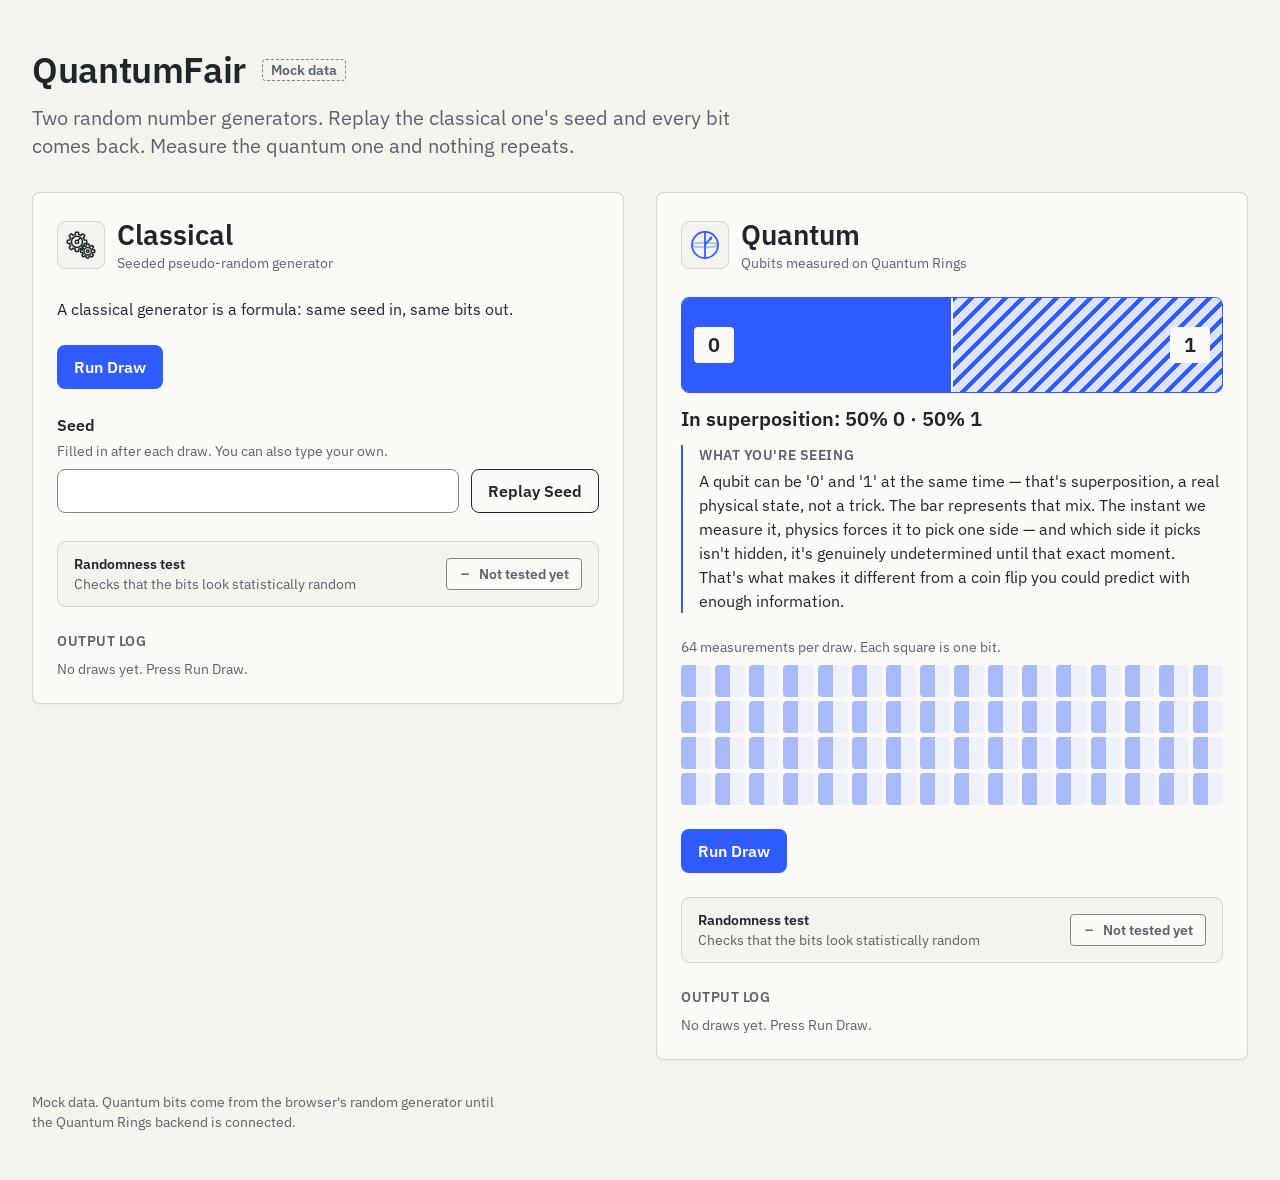
<file: index.html>
<!doctype html>
<html lang="en">
  <head>
    <meta charset="utf-8" />
    <meta name="viewport" content="width=device-width, initial-scale=1" />
    <title>QuantumFair</title>
    <meta
      name="description"
      content="Watch a classical random generator get predicted by replaying its seed, then watch a quantum generator resist the same trick."
    />
    <link rel="preconnect" href="https://fonts.googleapis.com" />
    <link rel="preconnect" href="https://fonts.gstatic.com" crossorigin />
    <link
      rel="stylesheet"
      href="https://fonts.googleapis.com/css2?family=IBM+Plex+Mono:wght@400&family=IBM+Plex+Sans:wght@400;600&display=swap"
    />
    <link rel="stylesheet" href="styles.css" />
    <script defer src="js/mock.js"></script>
    <script defer src="js/api.js"></script>
    <script defer src="js/visualizer.js"></script>
    <script defer src="js/app.js"></script>
  </head>
  <body>
    <header class="site-header wrap">
      <div class="title-row">
        <h1>QuantumFair</h1>
        <span class="mode-tag" id="mode-tag" hidden>Mock data</span>
      </div>
      <p class="lede">
        Two random number generators. Replay the classical one's seed and every bit comes back. Measure the
        quantum one and nothing repeats.
      </p>
    </header>

    <main class="wrap panels">
      <!-- ============ Classical ============ -->
      <section class="panel panel--classical" id="c-panel" aria-labelledby="c-title">
        <div class="panel-head">
          <span class="panel-icon"><svg xmlns="http://www.w3.org/2000/svg" viewBox="0 0 1024 1024" fill="none" stroke="currentColor" stroke-width="1.5" stroke-linecap="round" stroke-linejoin="round" aria-hidden="true" focusable="false">
  <g>
    <path d="M350 100 H419 Q433 100 434 115 L437 174 Q477 183 512 205 L558 160 Q570 148 582 160 L630 208 Q641 220 630 233 L588 280 Q611 315 618 356 L679 357 Q695 357 695 374 V443 Q695 459 679 460 L618 462 Q612 493 597 521 L553 564 Q546 571 552 579 L581 614 Q566 637 558 663 L507 617 Q473 638 437 645 L434 701 Q434 719 418 719 H350 Q335 719 335 703 L332 645 Q290 636 256 614 L211 655 Q200 666 188 654 L141 606 Q130 595 141 582 L180 536 Q158 501 150 459 L90 458 Q73 458 73 442 V374 Q73 358 90 357 L150 355 Q159 314 181 280 L140 234 Q130 222 141 210 L188 162 Q200 150 212 162 L256 205 Q291 184 332 174 L336 115 Q337 100 350 100 Z" vector-effect="non-scaling-stroke" />
    <circle cx="382" cy="410" r="178" vector-effect="non-scaling-stroke" />
    <circle cx="382" cy="412" r="55" vector-effect="non-scaling-stroke" />
    <path d="M430 351 L485 290" vector-effect="non-scaling-stroke" />
  </g>
  <g>
    <path d="M701 482 H754 Q770 482 771 498 L773 537 Q797 545 816 556 L850 529 Q862 519 873 530 L906 563 Q917 574 908 586 L878 622 Q889 642 894 664 L935 666 Q951 666 951 682 V736 Q951 752 935 753 L893 755 Q886 780 875 798 L904 832 Q915 844 903 855 L869 888 Q858 898 846 889 L815 861 Q794 873 769 879 L768 914 Q767 930 752 930 H702 Q685 930 684 914 L683 879 Q657 872 635 860 L604 889 Q592 899 580 888 L547 854 Q536 843 546 831 L576 797 Q564 777 558 753 L513 753 Q496 753 496 737 V685 Q496 667 513 666 L558 664 Q565 636 582 614 L553 579 Q547 572 553 566 L587 533 Q598 524 609 534 L640 556 Q661 544 683 537 L684 499 Q685 482 701 482 Z" vector-effect="non-scaling-stroke" />
    <circle cx="726" cy="712" r="119" vector-effect="non-scaling-stroke" />
    <circle cx="726" cy="712" r="42" vector-effect="non-scaling-stroke" />
  </g>
</svg></span>
          <div>
            <h2 id="c-title">Classical</h2>
            <p class="panel-sub">Seeded pseudo-random generator</p>
          </div>
        </div>

        <p class="caption">A classical generator is a formula: same seed in, same bits out.</p>

        <div class="controls">
          <button class="btn btn--primary" id="c-run" type="button" data-action>
            <span class="spinner" aria-hidden="true"></span>
            <span class="btn-label">Run Draw</span>
          </button>
        </div>

        <form class="seed-form" id="c-seed-form" novalidate>
          <label for="c-seed">Seed</label>
          <p class="field-hint" id="c-seed-hint">Filled in after each draw. You can also type your own.</p>
          <div class="field-row">
            <input
              id="c-seed"
              name="seed"
              type="text"
              inputmode="numeric"
              autocomplete="off"
              spellcheck="false"
              aria-describedby="c-seed-hint c-seed-error"
            />
            <button class="btn btn--secondary" id="c-replay" type="submit" data-action>
              <span class="spinner" aria-hidden="true"></span>
              <span class="btn-label">Replay Seed</span>
            </button>
          </div>
          <p class="field-error" id="c-seed-error" aria-live="polite"></p>
        </form>

        <div class="panel-error" id="c-error" hidden>
          <p id="c-error-text"></p>
          <code id="c-error-detail"></code>
          <button class="btn btn--secondary" id="c-retry" type="button">
            <span class="btn-label">Retry Draw</span>
          </button>
        </div>

        <div class="stat" id="c-stat" data-state="idle">
          <span class="stat-name">
            Randomness test
            <small>Checks that the bits look statistically random</small>
          </span>
          <span class="stat-result" aria-live="polite">
            <span class="stat-spinner" aria-hidden="true"></span>
            <span class="stat-glyph" aria-hidden="true">&ndash;</span>
            <span class="stat-text">Not tested yet</span>
          </span>
        </div>

        <section class="log" aria-labelledby="c-log-title">
          <h3 class="section-label" id="c-log-title">Output log</h3>
          <p class="log-empty" id="c-log-empty">No draws yet. Press Run Draw.</p>
          <ol class="log-list" id="c-log" tabindex="0" aria-label="Classical output log, newest first" hidden></ol>
        </section>

        <p class="sr-only" id="c-status" role="status"></p>
      </section>

      <!-- ============ Quantum ============ -->
      <section class="panel panel--quantum" id="q-panel" aria-labelledby="q-title">
        <div class="panel-head">
          <span class="panel-icon"><svg xmlns="http://www.w3.org/2000/svg" viewBox="0 0 1024 1024" aria-hidden="true" focusable="false">
  <g fill="none" stroke="currentColor" stroke-width="1.75" stroke-linecap="round" stroke-linejoin="round">
    <circle cx="512" cy="512" r="418" vector-effect="non-scaling-stroke" />
    <ellipse cx="512" cy="512" rx="418" ry="78" stroke-opacity="0.35" vector-effect="non-scaling-stroke" />
    <path d="M512 94V930" vector-effect="non-scaling-stroke" />
    <path d="M512 512 717 270M670 291 717 270 705 319" vector-effect="non-scaling-stroke" />
  </g>
</svg></span>
          <div>
            <h2 id="q-title">Quantum</h2>
            <p class="panel-sub">Qubits measured on Quantum Rings</p>
          </div>
        </div>

        <figure class="qviz" id="qviz" data-state="superposition">
          <div class="qviz-bar" aria-hidden="true">
            <div class="qviz-mix">
              <div class="qviz-half qviz-half--0"></div>
              <div class="qviz-half qviz-half--1"></div>
              <div class="qviz-divider"></div>
            </div>
            <div class="qviz-flash"></div>
            <span class="qviz-label qviz-label--0">0</span>
            <span class="qviz-label qviz-label--1">1</span>
          </div>
          <p class="qviz-state" id="q-state">In superposition: 50% 0 &middot; 50% 1</p>
          <figcaption class="explainer">
            <span class="section-label">What you're seeing</span>
            <p>
              A qubit can be '0' and '1' at the same time — that's superposition, a real physical state, not a
              trick. The bar represents that mix. The instant we measure it, physics forces it to pick one side
              — and which side it picks isn't hidden, it's genuinely undetermined until that exact moment. That's
              what makes it different from a coin flip you could predict with enough information.
            </p>
          </figcaption>
        </figure>

        <div class="qstrip-wrap">
          <p class="qstrip-label" id="q-strip-label">64 measurements per draw. Each square is one bit.</p>
          <div class="qstrip" id="q-strip" aria-hidden="true"></div>
        </div>

        <div class="controls">
          <button class="btn btn--primary" id="q-run" type="button" data-action>
            <span class="spinner" aria-hidden="true"></span>
            <span class="btn-label">Run Draw</span>
          </button>
        </div>

        <div class="panel-error" id="q-error" hidden>
          <p id="q-error-text"></p>
          <code id="q-error-detail"></code>
          <button class="btn btn--secondary" id="q-retry" type="button">
            <span class="btn-label">Retry Draw</span>
          </button>
        </div>

        <div class="stat" id="q-stat" data-state="idle">
          <span class="stat-name">
            Randomness test
            <small>Checks that the bits look statistically random</small>
          </span>
          <span class="stat-result" aria-live="polite">
            <span class="stat-spinner" aria-hidden="true"></span>
            <span class="stat-glyph" aria-hidden="true">&ndash;</span>
            <span class="stat-text">Not tested yet</span>
          </span>
        </div>

        <section class="log" aria-labelledby="q-log-title">
          <h3 class="section-label" id="q-log-title">Output log</h3>
          <p class="log-empty" id="q-log-empty">No draws yet. Press Run Draw.</p>
          <ol class="log-list" id="q-log" tabindex="0" aria-label="Quantum output log, newest first" hidden></ol>
        </section>

        <p class="sr-only" id="q-status" role="status"></p>
      </section>
    </main>

    <footer class="site-footer wrap">
      <p id="source-note"></p>
    </footer>
  </body>
</html>
</file>
<file: styles.css>
/* =====================================================================
   QuantumFair - design tokens
   Color 60/30/10: paper neutrals (60) / graphite ink (30) / Cherenkov blue (10)
   Type scale: 14/20, 16/24, 20/28, 28/36, 36/44. Weights: 400 and 600 only.
   Spacing: 4, 8, 12, 16, 24, 32, 48, 64 only.
   Motion: transform and opacity only.
   ===================================================================== */
:root {
  /* 60: neutral */
  --paper: #f5f3ee;
  --surface: #fbfaf7;
  --field: #ffffff;
  --border: #dad6cc;
  --border-strong: #8a867c;

  /* 30: secondary */
  --ink: #1e262c;
  --ink-muted: #5a636a;

  /* 10: accent, reserved for Run Draw, the visualizer, and focus rings */
  --accent: #2f5bff;
  --accent-tint: #dce4ff;
  --on-accent: #ffffff;

  /* semantic exception: Fail badges and error text only */
  --danger: #a23b2a;

  --space-1: 4px;
  --space-2: 8px;
  --space-3: 12px;
  --space-4: 16px;
  --space-6: 24px;
  --space-8: 32px;
  --space-12: 48px;
  --space-16: 64px;

  --radius-sm: 4px;
  --radius: 8px;

  --font-sans: "IBM Plex Sans", system-ui, -apple-system, "Segoe UI", Roboto, sans-serif;
  --font-mono: "IBM Plex Mono", ui-monospace, "SFMono-Regular", Consolas, monospace;
  --weight-regular: 400;
  --weight-strong: 600;

  --dur-fast: 150ms;
  --dur-base: 200ms;
  --dur-uncollapse: 250ms;
  --dur-collapse: 420ms;
  --ease-out: cubic-bezier(0.2, 0.7, 0.2, 1);
  --ease-snap: cubic-bezier(0.34, 1.45, 0.5, 1);

  --measure: 60ch;
}

/* ---------- base ---------- */
*,
*::before,
*::after {
  box-sizing: border-box;
}

html {
  -webkit-text-size-adjust: 100%;
  text-size-adjust: 100%;
}

body {
  margin: 0;
  background: var(--paper);
  color: var(--ink);
  font-family: var(--font-sans);
  font-size: 16px;
  line-height: 24px;
  font-weight: var(--weight-regular);
  -webkit-font-smoothing: antialiased;
}

h1,
h2,
h3,
p,
ol,
figure {
  margin: 0;
}

[hidden] {
  display: none !important;
}

:focus-visible {
  outline: 2px solid var(--accent);
  outline-offset: 2px;
}

.sr-only {
  position: absolute;
  width: 1px;
  height: 1px;
  padding: 0;
  margin: -1px;
  overflow: hidden;
  clip: rect(0 0 0 0);
  white-space: nowrap;
  border: 0;
}

.wrap {
  width: 100%;
  max-width: 1280px;
  margin: 0 auto;
  padding-left: var(--space-4);
  padding-right: var(--space-4);
}

/* ---------- header ---------- */
.site-header {
  padding-top: var(--space-8);
  padding-bottom: var(--space-8);
  display: flex;
  flex-direction: column;
  gap: var(--space-3);
}

.title-row {
  display: flex;
  flex-wrap: wrap;
  align-items: center;
  gap: var(--space-2) var(--space-4);
}

h1 {
  font-size: 36px;
  line-height: 44px;
  font-weight: var(--weight-strong);
  letter-spacing: -0.01em;
}

.lede {
  max-width: var(--measure);
  font-size: 20px;
  line-height: 28px;
  color: var(--ink-muted);
}

.mode-tag {
  display: inline-block;
  padding: 0 var(--space-2);
  border: 1px dashed var(--border-strong);
  border-radius: var(--radius-sm);
  font-size: 14px;
  line-height: 20px;
  font-weight: var(--weight-strong);
  color: var(--ink-muted);
}

/* ---------- two-panel layout ---------- */
.panels {
  display: grid;
  grid-template-columns: minmax(0, 1fr);
  align-items: start;
  gap: var(--space-6);
}

.panel {
  min-width: 0;
  display: flex;
  flex-direction: column;
  gap: var(--space-6);
  padding: var(--space-4);
  background: var(--surface);
  border: 1px solid var(--border);
  border-radius: var(--radius);
  box-shadow: 0 1px 2px rgba(30, 38, 44, 0.04);
}

.panel-head {
  display: flex;
  align-items: center;
  gap: var(--space-3);
}

.panel-icon {
  flex: none;
  display: grid;
  place-items: center;
  width: 48px;
  height: 48px;
  border: 1px solid var(--border);
  border-radius: var(--radius);
  background: var(--paper);
  color: var(--ink);
}

.panel--quantum .panel-icon {
  color: var(--accent);
}

.panel-icon svg {
  width: 32px;
  height: 32px;
  display: block;
}

h2 {
  font-size: 28px;
  line-height: 36px;
  font-weight: var(--weight-strong);
}

.panel-sub {
  font-size: 14px;
  line-height: 20px;
  color: var(--ink-muted);
}

.caption {
  max-width: var(--measure);
}

.section-label {
  font-size: 14px;
  line-height: 20px;
  font-weight: var(--weight-strong);
  color: var(--ink-muted);
  letter-spacing: 0.04em;
  text-transform: uppercase;
}

/* ---------- buttons ---------- */
.controls {
  display: flex;
  flex-wrap: wrap;
  gap: var(--space-3);
}

.btn {
  position: relative;
  display: inline-flex;
  align-items: center;
  justify-content: center;
  min-height: 44px;
  padding: var(--space-2) var(--space-4);
  border: 1px solid transparent;
  border-radius: var(--radius);
  font: inherit;
  font-weight: var(--weight-strong);
  cursor: pointer;
  -webkit-tap-highlight-color: transparent;
  transition: transform var(--dur-fast) var(--ease-out), opacity var(--dur-fast) var(--ease-out);
}

/* Hover and press use an overlay whose opacity changes, never a color transition. */
.btn::after {
  content: "";
  position: absolute;
  inset: -1px;
  border-radius: inherit;
  background: var(--ink);
  opacity: 0;
  pointer-events: none;
  transition: opacity var(--dur-fast) var(--ease-out);
}

.btn:hover::after {
  opacity: 0.08;
}

.btn:active {
  transform: scale(0.98);
}

.btn--primary {
  background: var(--accent);
  color: var(--on-accent);
}

.btn--primary::after {
  background: #000000;
}

.btn--primary:hover::after {
  opacity: 0.16;
}

.btn--secondary {
  background: var(--surface);
  color: var(--ink);
  border-color: var(--ink);
}

.btn[aria-disabled="true"] {
  opacity: 0.48;
  cursor: not-allowed;
}

.btn[aria-disabled="true"]:hover::after {
  opacity: 0;
}

.btn[aria-disabled="true"]:active {
  transform: none;
}

.btn-label {
  transition: opacity var(--dur-fast) var(--ease-out);
}

/* Inline spinner: overlays the label so the button never changes size. */
.spinner {
  position: absolute;
  top: 50%;
  left: 50%;
  width: 16px;
  height: 16px;
  margin: -8px 0 0 -8px;
  border: 2px solid currentColor;
  border-right-color: transparent;
  border-radius: 50%;
  opacity: 0;
  pointer-events: none;
}

.btn.is-busy .spinner {
  opacity: 1;
  animation: spin 700ms linear infinite;
}

.btn.is-busy .btn-label {
  opacity: 0;
}

@keyframes spin {
  to {
    transform: rotate(360deg);
  }
}

/* ---------- seed form ---------- */
.seed-form {
  display: flex;
  flex-direction: column;
  gap: var(--space-1);
}

.seed-form label {
  font-weight: var(--weight-strong);
}

.field-hint {
  font-size: 14px;
  line-height: 20px;
  color: var(--ink-muted);
}

.field-row {
  display: flex;
  flex-wrap: wrap;
  gap: var(--space-3);
  margin-top: var(--space-1);
}

.field-row input {
  flex: 1 1 160px;
  min-width: 0;
  min-height: 44px;
  padding: var(--space-2) var(--space-3);
  border: 1px solid var(--border-strong);
  border-radius: var(--radius);
  background: var(--field);
  color: var(--ink);
  font-family: var(--font-mono);
  font-size: 16px;
  line-height: 24px;
}

.field-row input[aria-invalid="true"] {
  border-color: var(--danger);
  box-shadow: inset 0 0 0 1px var(--danger);
}

/* Stays in the layout while empty so screen readers reliably announce new errors. */
.field-error {
  font-size: 14px;
  line-height: 20px;
  color: var(--danger);
}

/* ---------- stat badge ---------- */
.stat {
  display: flex;
  flex-wrap: wrap;
  align-items: center;
  justify-content: space-between;
  gap: var(--space-2) var(--space-4);
  padding: var(--space-3) var(--space-4);
  border: 1px solid var(--border);
  border-radius: var(--radius);
  background: var(--paper);
}

.stat-name {
  display: flex;
  flex-direction: column;
  font-size: 14px;
  line-height: 20px;
  font-weight: var(--weight-strong);
}

.stat-name small {
  font-size: 14px;
  line-height: 20px;
  font-weight: var(--weight-regular);
  color: var(--ink-muted);
}

.stat-result {
  position: relative;
  display: inline-flex;
  align-items: center;
  gap: var(--space-2);
  min-height: 32px;
  padding: var(--space-1) var(--space-3);
  border: 1px solid var(--border-strong);
  border-radius: var(--radius-sm);
  font-size: 14px;
  line-height: 20px;
  font-weight: var(--weight-strong);
  color: var(--ink-muted);
  background: var(--surface);
}

.stat-glyph {
  min-width: 12px;
  text-align: center;
}

.stat-spinner {
  display: none;
  width: 12px;
  height: 12px;
  border: 2px solid currentColor;
  border-right-color: transparent;
  border-radius: 50%;
}

.stat[data-state="testing"] .stat-spinner {
  display: inline-block;
  animation: spin 700ms linear infinite;
}

.stat[data-state="testing"] .stat-glyph {
  display: none;
}

.stat[data-state="pass"] .stat-result {
  background: var(--ink);
  border-color: var(--ink);
  color: var(--paper);
}

.stat[data-state="fail"] .stat-result {
  border-color: var(--danger);
  color: var(--danger);
}

.stat[data-state="error"] .stat-result {
  border-style: dashed;
}

/* ---------- inline error ---------- */
.panel-error {
  display: flex;
  flex-direction: column;
  gap: var(--space-2);
  padding: var(--space-3) var(--space-4);
  border: 1px solid var(--danger);
  border-radius: var(--radius);
  background: var(--surface);
}

.panel-error p {
  color: var(--danger);
  font-weight: var(--weight-strong);
}

.panel-error code {
  font-family: var(--font-mono);
  font-size: 14px;
  line-height: 20px;
  color: var(--ink-muted);
  overflow-wrap: anywhere;
}

.panel-error .btn {
  align-self: flex-start;
}

/* ---------- output log ---------- */
.log {
  display: flex;
  flex-direction: column;
  gap: var(--space-2);
}

.log-empty {
  font-size: 14px;
  line-height: 20px;
  color: var(--ink-muted);
}

.log-list {
  list-style: none;
  padding: 0;
  display: flex;
  flex-direction: column;
  gap: var(--space-2);
  max-height: 400px;
  overflow-y: auto;
  overscroll-behavior: contain;
  border-radius: var(--radius);
}

.log-entry {
  display: flex;
  flex-direction: column;
  gap: var(--space-2);
  padding: var(--space-3);
  border: 1px solid var(--border);
  border-radius: var(--radius);
  background: var(--paper);
  animation: entry-in var(--dur-base) var(--ease-out);
}

@keyframes entry-in {
  from {
    opacity: 0;
    transform: translateY(-4px);
  }
}

.log-entry--cracked {
  border-color: var(--ink);
  box-shadow: inset 4px 0 0 var(--ink);
  padding-left: var(--space-4);
}

.log-meta {
  display: flex;
  flex-wrap: wrap;
  align-items: center;
  gap: var(--space-1) var(--space-3);
  font-size: 14px;
  line-height: 20px;
  color: var(--ink-muted);
}

.log-title-text {
  color: var(--ink);
  font-weight: var(--weight-strong);
}

.chip {
  display: inline-block;
  padding: 0 var(--space-2);
  border-radius: var(--radius-sm);
  background: var(--ink);
  color: var(--paper);
  font-weight: var(--weight-strong);
}

.bits {
  display: flex;
  flex-wrap: wrap;
  gap: var(--space-1) var(--space-3);
  font-family: var(--font-mono);
  font-size: 14px;
  line-height: 20px;
  color: var(--ink);
}

.byte {
  white-space: nowrap;
}

.log-note {
  max-width: var(--measure);
  font-size: 14px;
  line-height: 20px;
}

.log-entry--skeleton {
  animation: skeleton-pulse 900ms ease-in-out infinite alternate;
}

.skeleton-line {
  display: block;
  height: 12px;
  border-radius: var(--radius-sm);
  background: var(--border);
}

.skeleton-line--short {
  width: 60%;
}

@keyframes skeleton-pulse {
  from {
    opacity: 1;
  }

  to {
    opacity: 0.5;
  }
}

/* =====================================================================
   Quantum visualizer
   Each half is twice the bar's width, so translateX moves the 0/1 boundary
   without ever exposing an edge, even during the overshoot.
   ===================================================================== */
.qviz {
  display: flex;
  flex-direction: column;
  gap: var(--space-3);
}

.qviz-bar {
  position: relative;
  height: 72px;
  overflow: hidden;
  border: 1px solid var(--accent);
  border-radius: var(--radius);
  background: var(--accent-tint);
  isolation: isolate;
}

.qviz-mix {
  position: absolute;
  inset: 0;
}

.qviz-half {
  position: absolute;
  top: 0;
  bottom: 0;
  transition: transform var(--dur-collapse) var(--ease-snap);
}

.qviz-half--0 {
  left: -100%;
  right: 0;
  background: var(--accent);
  transform: translateX(-25%);
}

.qviz-half--1 {
  left: 0;
  right: -100%;
  background: repeating-linear-gradient(135deg, var(--accent) 0 4px, var(--accent-tint) 4px 12px);
  transform: translateX(25%);
}

.qviz-divider {
  position: absolute;
  top: 0;
  bottom: 0;
  left: 50%;
  width: 2px;
  margin-left: -1px;
  background: var(--surface);
  transition: opacity var(--dur-base) var(--ease-out);
}

.qviz-flash {
  position: absolute;
  inset: 0;
  background: #ffffff;
  opacity: 0;
  pointer-events: none;
}

.qviz-flash.is-on {
  animation: qviz-flash var(--dur-base) ease-out;
}

.qviz-label {
  position: absolute;
  top: 50%;
  min-width: 40px;
  padding: var(--space-1) var(--space-3);
  border-radius: var(--radius-sm);
  background: var(--surface);
  color: var(--ink);
  font-size: 20px;
  line-height: 28px;
  font-weight: var(--weight-strong);
  text-align: center;
  transform: translateY(-50%);
  transition: opacity var(--dur-base) var(--ease-out), transform var(--dur-collapse) var(--ease-snap);
}

.qviz-label--0 {
  left: var(--space-3);
}

.qviz-label--1 {
  right: var(--space-3);
}

/* superposition: a live 50/50 mix that never settles */
.qviz[data-state="superposition"] .qviz-mix {
  animation: qviz-drift 2400ms ease-in-out infinite alternate;
}

.qviz[data-state="superposition"] .qviz-half,
.qviz[data-state="measuring"] .qviz-half {
  transition-duration: var(--dur-uncollapse);
  transition-timing-function: var(--ease-out);
}

.qviz[data-state="superposition"] .qviz-half--0 {
  animation: qviz-pulse 1200ms ease-in-out infinite alternate;
}

.qviz[data-state="superposition"] .qviz-half--1 {
  animation: qviz-pulse 1200ms ease-in-out infinite alternate-reverse;
}

/* measuring: the same mix, agitated, while the request is in flight */
.qviz[data-state="measuring"] .qviz-mix {
  animation: qviz-drift-wide 600ms ease-in-out infinite alternate;
}

.qviz[data-state="measuring"] .qviz-half--0 {
  animation: qviz-pulse 400ms ease-in-out infinite alternate;
}

.qviz[data-state="measuring"] .qviz-half--1 {
  animation: qviz-pulse 400ms ease-in-out infinite alternate-reverse;
}

/* collapse: snap to one side */
.qviz[data-state="collapsed-0"] .qviz-half--0 {
  transform: translateX(0);
}

.qviz[data-state="collapsed-0"] .qviz-half--1 {
  transform: translateX(50%);
}

.qviz[data-state="collapsed-1"] .qviz-half--0 {
  transform: translateX(-50%);
}

.qviz[data-state="collapsed-1"] .qviz-half--1 {
  transform: translateX(0);
}

.qviz[data-state^="collapsed"] .qviz-divider {
  opacity: 0;
}

.qviz[data-state="collapsed-0"] .qviz-label--1,
.qviz[data-state="collapsed-1"] .qviz-label--0 {
  opacity: 0;
}

.qviz[data-state="collapsed-0"] .qviz-label--0,
.qviz[data-state="collapsed-1"] .qviz-label--1 {
  transform: translateY(-50%) scale(1.2);
}

@keyframes qviz-drift {
  from {
    transform: translateX(-3%);
  }

  to {
    transform: translateX(3%);
  }
}

@keyframes qviz-drift-wide {
  from {
    transform: translateX(-6%);
  }

  to {
    transform: translateX(6%);
  }
}

@keyframes qviz-pulse {
  from {
    opacity: 1;
  }

  to {
    opacity: 0.72;
  }
}

@keyframes qviz-flash {
  from {
    opacity: 0.7;
  }

  to {
    opacity: 0;
  }
}

.qviz-state {
  font-size: 20px;
  line-height: 28px;
  font-weight: var(--weight-strong);
}

/* explainer: always visible, right under the bar */
.explainer {
  max-width: var(--measure);
  display: flex;
  flex-direction: column;
  gap: var(--space-1);
  padding-left: var(--space-4);
  border-left: 2px solid var(--accent);
}

/* ---------- bit strip ---------- */
.qstrip-wrap {
  display: flex;
  flex-direction: column;
  gap: var(--space-2);
}

.qstrip-label {
  font-size: 14px;
  line-height: 20px;
  color: var(--ink-muted);
}

.qstrip {
  display: grid;
  grid-template-columns: repeat(16, minmax(0, 1fr));
  gap: var(--space-1);
}

.qcell {
  position: relative;
  height: 24px;
  overflow: hidden;
  border-radius: var(--radius-sm);
}

/* superposed cell: a tiny 50/50 split, like the bar */
.qcell::before {
  content: "";
  position: absolute;
  inset: 0;
  background: linear-gradient(90deg, var(--accent) 0 50%, var(--accent-tint) 50% 100%);
  opacity: 0.4;
  transition: opacity var(--dur-fast) var(--ease-out) var(--delay, 0ms);
}

.qcell-face {
  position: absolute;
  inset: 0;
  display: grid;
  place-items: center;
  font-family: var(--font-mono);
  font-size: 14px;
  line-height: 20px;
  opacity: 0;
  transform: scale(0.6);
  transition: opacity var(--dur-base) var(--ease-out) var(--delay, 0ms),
    transform var(--dur-base) var(--ease-snap) var(--delay, 0ms);
}

.qcell[data-bit="0"]::before,
.qcell[data-bit="1"]::before {
  opacity: 0;
}

.qcell[data-bit="0"] .qcell-face {
  opacity: 1;
  transform: scale(1);
  background: var(--accent);
  color: var(--on-accent);
}

.qcell[data-bit="1"] .qcell-face {
  opacity: 1;
  transform: scale(1);
  background: var(--accent-tint);
  color: var(--ink);
  box-shadow: inset 0 0 0 1px var(--accent);
}

/* returning to superposition is quick and unstaggered */
.qstrip[data-state="superposition"] .qcell::before,
.qstrip[data-state="superposition"] .qcell-face,
.qstrip[data-state="measuring"] .qcell::before,
.qstrip[data-state="measuring"] .qcell-face {
  transition-delay: 0ms;
}

/* skeleton: only once a measurement has taken longer than a second */
.qstrip[data-long="true"] .qcell::before {
  animation: skeleton-pulse 900ms ease-in-out infinite alternate;
  animation-delay: var(--delay, 0ms);
}

/* ---------- footer ---------- */
.site-footer {
  padding-top: var(--space-8);
  padding-bottom: var(--space-12);
  font-size: 14px;
  line-height: 20px;
  color: var(--ink-muted);
}

.site-footer p {
  max-width: var(--measure);
}

/* ---------- wide screens ---------- */
@media (min-width: 880px) {
  .wrap {
    padding-left: var(--space-8);
    padding-right: var(--space-8);
  }

  .site-header {
    padding-top: var(--space-12);
  }

  .panels {
    grid-template-columns: repeat(2, minmax(0, 1fr));
    gap: var(--space-8);
  }

  .panel {
    padding: var(--space-6);
  }

  .qviz-bar {
    height: 96px;
  }

  .qcell {
    height: 32px;
  }
}

/* =====================================================================
   Reduced motion: no looping motion, no stagger, no flash.
   The collapse becomes an instant swap; cells crossfade with opacity only.
   ===================================================================== */
@media (prefers-reduced-motion: reduce) {

  *,
  *::before,
  *::after {
    animation-duration: 0.01ms !important;
    animation-iteration-count: 1 !important;
    animation-delay: 0ms !important;
  }

  .qviz-half,
  .qviz-label,
  .qcell-face,
  .qcell::before,
  .btn {
    transition-property: opacity !important;
    transition-duration: var(--dur-fast) !important;
    transition-delay: 0ms !important;
  }

  .qviz-flash {
    display: none;
  }

  /* busy indicators stay visible, but only fade instead of spinning */
  .btn.is-busy .spinner,
  .stat[data-state="testing"] .stat-spinner {
    animation: busy-fade 900ms ease-in-out infinite alternate !important;
  }
}

@keyframes busy-fade {
  from {
    opacity: 1;
  }

  to {
    opacity: 0.3;
  }
}
</file>
